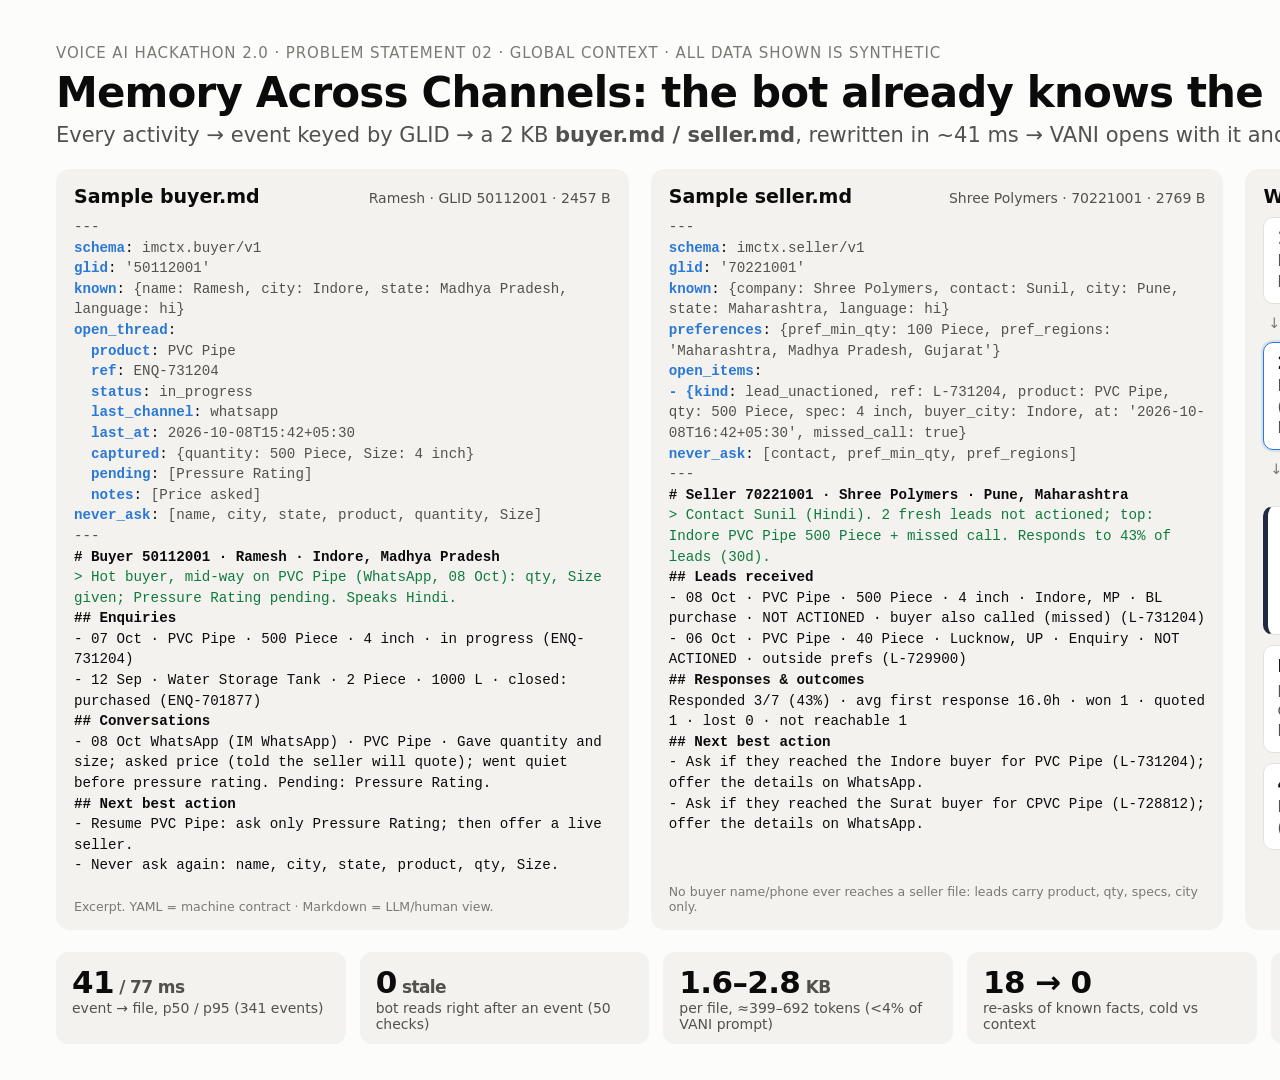
<file: slide/one_slide.html>
<!doctype html><html><head><meta charset="utf-8"><title>Memory Across Channels</title><style>
:root{--ink:#0b0b0b;--ink2:#52514e;--muted:#7a7973;--line:#e2e1dc;--bg:#fcfcfb;--panel:#f3f2ee;--accent:#2a78d6;--good:#0f7a3d;--wa:#075e54;--voice:#1f2a44}
*{box-sizing:border-box}body{margin:0;background:#e9e8e3;font-family:"Segoe UI",system-ui,sans-serif;color:var(--ink)}
.slide{width:1920px;height:1080px;background:var(--bg);padding:44px 56px 36px;display:grid;grid-template-rows:auto 1fr auto;gap:22px}
h1{margin:0;font-size:42px;letter-spacing:-.02em} .sub{color:var(--ink2);font-size:21px;margin-top:6px}
.tag{font-size:15px;color:var(--muted);margin-bottom:6px;text-transform:uppercase;letter-spacing:.06em}
.cols{display:grid;grid-template-columns:1fr 1fr 1.08fr;gap:22px;min-height:0}
.panel{background:var(--panel);border-radius:14px;padding:16px 18px;min-height:0;overflow:hidden;display:flex;flex-direction:column}
.panel h2{margin:0 0 10px;font-size:19px;display:flex;justify-content:space-between;align-items:baseline}
.panel h2 small{font-weight:400;color:var(--ink2);font-size:14px}
pre{margin:0;font:14.2px/1.45 "Cascadia Mono",Consolas,monospace;white-space:pre-wrap;word-break:break-word;color:var(--ink)}
.fm{color:var(--ink2)} .k{color:var(--accent);font-weight:600} .h{font-weight:700} .q{color:var(--good)}
.flow{display:flex;flex-direction:column;gap:10px;font-size:16px}
.row{display:flex;gap:8px;align-items:stretch}
.box{background:#fff;border:1px solid var(--line);border-radius:10px;padding:10px 13px;flex:1}
.box b{display:block;font-size:17px;margin-bottom:3px} .box span{color:var(--ink2);font-size:15px;line-height:1.4;display:block}
.arrow{text-align:center;color:var(--muted);font-size:14.5px;line-height:1.25}
.box.key{border-color:var(--accent);box-shadow:0 0 0 2px #2a78d622}
.box.voice{border-left:5px solid var(--voice)} .box.wa{border-left:5px solid var(--wa)}
.kpis{display:grid;grid-template-columns:repeat(6,1fr);gap:14px}
.kpi{background:var(--panel);border-radius:12px;padding:12px 16px}
.kpi .v{font-size:31px;font-weight:700;letter-spacing:-.02em} .kpi .v small{font-size:17px;color:var(--ink2);font-weight:600}
.kpi .l{font-size:14px;color:var(--ink2)}
.note{font-size:12.5px;color:var(--muted);margin-top:auto;padding-top:6px}
</style></head><body><div class="slide">
<div><div class="tag">Voice AI Hackathon 2.0 · Problem Statement 02 · Global Context · all data shown is synthetic</div>
<h1>Memory Across Channels: the bot already knows the buyer before it speaks</h1>
<div class="sub">Every activity → event keyed by GLID → a 2 KB <b>buyer.md / seller.md</b>, rewritten in ~41 ms → VANI opens with it and asks only what is missing, on voice and WhatsApp.</div></div>
<div class="cols">
 <div class="panel"><h2>Sample buyer.md <small>Ramesh · GLID 50112001 · 2457 B</small></h2><pre><span class="fm">---</span>
<span class="k">schema</span>:<span class="fm"> imctx.buyer/v1</span>
<span class="k">glid</span>:<span class="fm"> &#x27;50112001&#x27;</span>
<span class="k">known</span>:<span class="fm"> {name: Ramesh, city: Indore, state: Madhya Pradesh, language: hi}</span>
<span class="k">open_thread</span>:<span class="fm"></span>
<span class="k">  product</span>:<span class="fm"> PVC Pipe</span>
<span class="k">  ref</span>:<span class="fm"> ENQ-731204</span>
<span class="k">  status</span>:<span class="fm"> in_progress</span>
<span class="k">  last_channel</span>:<span class="fm"> whatsapp</span>
<span class="k">  last_at</span>:<span class="fm"> 2026-10-08T15:42+05:30</span>
<span class="k">  captured</span>:<span class="fm"> {quantity: 500 Piece, Size: 4 inch}</span>
<span class="k">  pending</span>:<span class="fm"> [Pressure Rating]</span>
<span class="k">  notes</span>:<span class="fm"> [Price asked]</span>
<span class="k">never_ask</span>:<span class="fm"> [name, city, state, product, quantity, Size]</span>
<span class="fm">---</span>
<span class="h"># Buyer 50112001 · Ramesh · Indore, Madhya Pradesh</span>
<span class="q">&gt; Hot buyer, mid-way on PVC Pipe (WhatsApp, 08 Oct): qty, Size given; Pressure Rating pending. Speaks Hindi.</span>
<span class="h">## Enquiries</span>
- 07 Oct · PVC Pipe · 500 Piece · 4 inch · in progress (ENQ-731204)
- 12 Sep · Water Storage Tank · 2 Piece · 1000 L · closed: purchased (ENQ-701877)
<span class="h">## Conversations</span>
- 08 Oct WhatsApp (IM WhatsApp) · PVC Pipe · Gave quantity and size; asked price (told the seller will quote); went quiet before pressure rating. Pending: Pressure Rating.
<span class="h">## Next best action</span>
- Resume PVC Pipe: ask only Pressure Rating; then offer a live seller.
- Never ask again: name, city, state, product, qty, Size.</pre>
   <div class="note">Excerpt. YAML = machine contract · Markdown = LLM/human view.</div></div>
 <div class="panel"><h2>Sample seller.md <small>Shree Polymers · 70221001 · 2769 B</small></h2><pre><span class="fm">---</span>
<span class="k">schema</span>:<span class="fm"> imctx.seller/v1</span>
<span class="k">glid</span>:<span class="fm"> &#x27;70221001&#x27;</span>
<span class="k">known</span>:<span class="fm"> {company: Shree Polymers, contact: Sunil, city: Pune, state: Maharashtra, language: hi}</span>
<span class="k">preferences</span>:<span class="fm"> {pref_min_qty: 100 Piece, pref_regions: &#x27;Maharashtra, Madhya Pradesh, Gujarat&#x27;}</span>
<span class="k">open_items</span>:<span class="fm"></span>
<span class="k">- {kind</span>:<span class="fm"> lead_unactioned, ref: L-731204, product: PVC Pipe, qty: 500 Piece, spec: 4 inch, buyer_city: Indore, at: &#x27;2026-10-08T16:42+05:30&#x27;, missed_call: true}</span>
<span class="k">never_ask</span>:<span class="fm"> [contact, pref_min_qty, pref_regions]</span>
<span class="fm">---</span>
<span class="h"># Seller 70221001 · Shree Polymers · Pune, Maharashtra</span>
<span class="q">&gt; Contact Sunil (Hindi). 2 fresh leads not actioned; top: Indore PVC Pipe 500 Piece + missed call. Responds to 43% of leads (30d).</span>
<span class="h">## Leads received</span>
- 08 Oct · PVC Pipe · 500 Piece · 4 inch · Indore, MP · BL purchase · NOT ACTIONED · buyer also called (missed) (L-731204)
- 06 Oct · PVC Pipe · 40 Piece · Lucknow, UP · Enquiry · NOT ACTIONED · outside prefs (L-729900)
<span class="h">## Responses &amp; outcomes</span>
Responded 3/7 (43%) · avg first response 16.0h · won 1 · quoted 1 · lost 0 · not reachable 1
<span class="h">## Next best action</span>
- Ask if they reached the Indore buyer for PVC Pipe (L-731204); offer the details on WhatsApp.
- Ask if they reached the Surat buyer for CPVC Pipe (L-728812); offer the details on WhatsApp.</pre>
   <div class="note">No buyer name/phone ever reaches a seller file: leads carry product, qty, specs, city only.</div></div>
 <div class="panel"><h2>Workflow <small>hybrid refresh · deterministic build</small></h2><div class="flow">
  <div class="box"><b>1 · Data sources (adapters → events)</b><span>Enquiry/BL API · Lead/BL purchase · PNS calls (1 row → 2 files) · search logs · KYC · profile · VANI + WhatsApp bot turns · app engagement</span></div>
  <div class="arrow">↓ privacy whitelist: phone, email, GSTIN, buyer names dropped before storage</div>
  <div class="box key"><b>2 · Event store keyed by GLID → builder → renderer</b><span>Lookbacks: enquiries 90d · searches 30d · sellers 60d · conversations 30d (resume 14d) · leads 30d · missed calls 7d. Trust › recency conflict rule. No LLM: deterministic, ≤2.8 KB.</span></div>
  <div class="arrow">↓ refresh: event-driven (15 ms debounce) + read-through watermark check + 5-min sweep</div>
  <div class="row"><div class="box voice"><b>3a · VANI voice</b><span>file → existing prompt vars (buyer_name, city, qty, specs, initial_message) + 1 context include; known sections vanish</span></div>
   <div class="box wa"><b>3b · WhatsApp / chat</b><span>same engine, same events per captured slot → a dropped call resumes on WhatsApp</span></div></div>
  <div class="box"><b>LLM: Sarvam sarvam-105b-conversations (~230 ms)</b><span>phrases replies + NLU fallback only; policy (VANI Collection Control) decides what to ask. Guards: no re-ask, on-target, no echo, cross-party leak. STT saaras:v4 · TTS bulbul:v4-flash</span></div>
  <div class="box"><b>4 · Same files, no rework</b><span>Exec call-prep card · sales dashboard · WhatsApp campaign planner (respects do-not-disturb)</span></div>
 </div></div>
</div>
<div class="kpis">
 <div class="kpi"><div class="v">41<small> / 77 ms</small></div><div class="l">event → file, p50 / p95 (341 events)</div></div>
 <div class="kpi"><div class="v">0<small> stale</small></div><div class="l">bot reads right after an event (50 checks)</div></div>
 <div class="kpi"><div class="v">1.6–2.8<small> KB</small></div><div class="l">per file, ≈399–692 tokens (<4% of VANI prompt)</div></div>
 <div class="kpi"><div class="v">18 → 0</div><div class="l">re-asks of known facts, cold vs context</div></div>
 <div class="kpi"><div class="v">−64%</div><div class="l">turns to goal (36 → 13); goals 3/6 → 6/6</div></div>
 <div class="kpi"><div class="v">6/6</div><div class="l">personalised openings; clean generic one on cold start</div></div>
</div></div></body></html>
</file>
